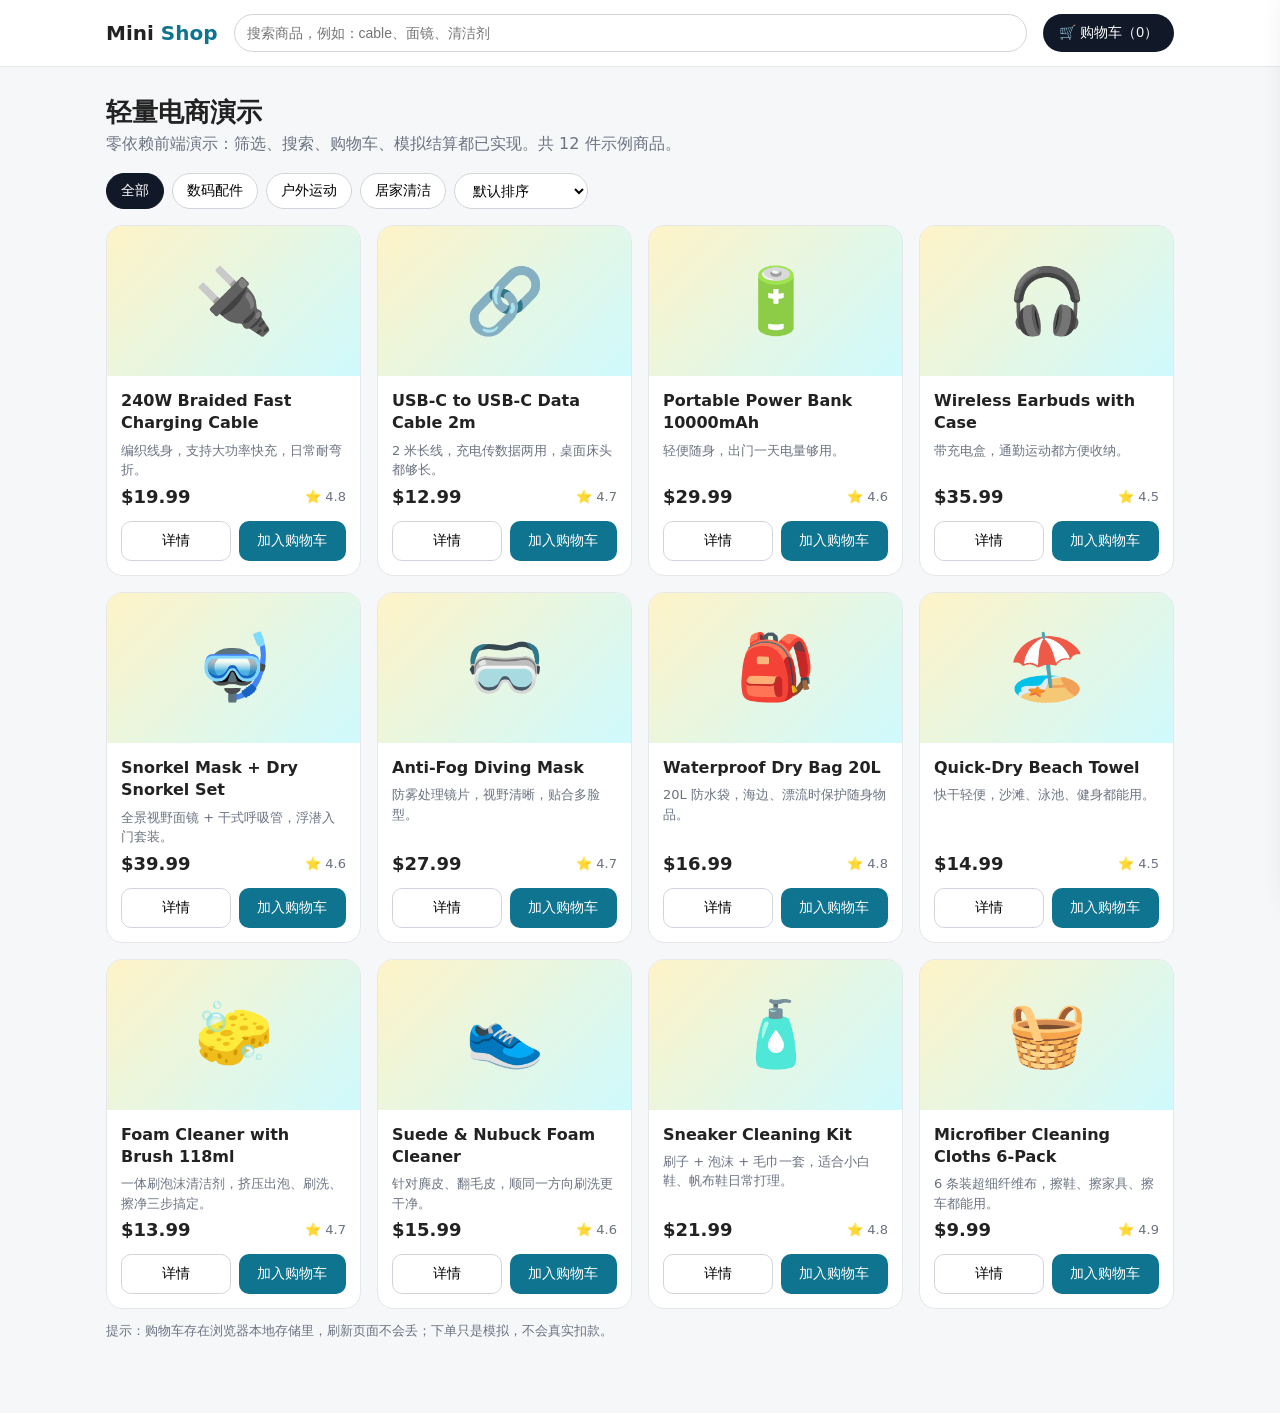
<file: ecommerce/index.html>
<!doctype html>
<html lang="zh-CN">
<head>
<meta charset="utf-8">
<meta name="viewport" content="width=device-width, initial-scale=1">
<title>Mini Shop — 轻量电商演示</title>
<link rel="stylesheet" href="css/style.css">
</head>
<body>
<header>
  <div class="topbar">
    <div class="logo">Mini <span>Shop</span></div>
    <input id="search" class="search" placeholder="搜索商品，例如：cable、面镜、清洁剂">
    <button class="cart-btn" onclick="openCart()">🛒 购物车（<span id="cartCount">0</span>）</button>
  </div>
</header>
<main>
  <h1>轻量电商演示</h1>
  <p class="sub">零依赖前端演示：筛选、搜索、购物车、模拟结算都已实现。共 <span id="count">12</span> 件示例商品。</p>
  <div class="filters">
    <button class="active" onclick="setCategory('all', this)">全部</button>
    <button onclick="setCategory('digital', this)">数码配件</button>
    <button onclick="setCategory('outdoor', this)">户外运动</button>
    <button onclick="setCategory('home', this)">居家清洁</button>
    <select id="sort">
      <option value="default">默认排序</option>
      <option value="price-asc">价格从低到高</option>
      <option value="price-desc">价格从高到低</option>
      <option value="rating">评分最高</option>
    </select>
  </div>
  <div id="grid" class="grid"></div>
  <p class="note">提示：购物车存在浏览器本地存储里，刷新页面不会丢；下单只是模拟，不会真实扣款。</p>
</main>

<aside id="drawer" class="drawer">
  <div style="display:flex;justify-content:space-between;align-items:center">
    <h2>购物车</h2>
    <button class="close" onclick="closeCart()">关闭</button>
  </div>
  <div id="cartItems"></div>
  <div id="totals" class="totals"></div>
  <button class="checkout" onclick="openCheckout()">去结算</button>
</aside>

<div id="detailModal" class="modal" onclick="if(event.target===this) closeModal('detailModal')">
  <div class="modal-box">
    <div id="detailBody"></div>
    <div style="display:flex;gap:8px;margin-top:12px">
      <button id="detailAdd" class="checkout" style="margin:0">加入购物车</button>
      <button class="close" onclick="closeModal('detailModal')">关闭</button>
    </div>
  </div>
</div>

<div id="checkoutModal" class="modal" onclick="if(event.target===this) closeModal('checkoutModal')">
  <div class="modal-box">
    <h2>结算（演示）</h2>
    <form id="checkoutForm">
      <label>姓名</label><input required placeholder="例如：Nie">
      <label>收货地址</label><input required placeholder="街道、城市、邮编">
      <label>邮箱</label><input type="email" required placeholder="you@example.com">
      <button class="checkout" type="submit">模拟下单</button>
    </form>
    <div id="orderResult"></div>
    <p class="note">演示项目，没有真实支付。</p>
    <button class="close" onclick="closeModal('checkoutModal')">关闭</button>
  </div>
</div>

<script src="js/products.js"></script>
<script src="js/app.js"></script>
</body>
</html>
</file>
<file: ecommerce/css/style.css>
* { box-sizing: border-box; }
body { margin: 0; font-family: system-ui, -apple-system, "PingFang SC", "Microsoft YaHei", sans-serif; background: #f6f7f9; color: #222; }
header { position: sticky; top: 0; background: #fff; border-bottom: 1px solid #e5e7eb; z-index: 10; }
.topbar { max-width: 1100px; margin: 0 auto; padding: 14px 16px; display: flex; gap: 16px; align-items: center; flex-wrap: wrap; }
.logo { font-weight: 800; font-size: 20px; }
.logo span { color: #0e7490; }
.search { flex: 1; min-width: 200px; padding: 10px 12px; border: 1px solid #d1d5db; border-radius: 999px; font-size: 14px; }
.cart-btn { padding: 10px 16px; border: 0; border-radius: 999px; background: #111827; color: #fff; cursor: pointer; font-size: 14px; }
main { max-width: 1100px; margin: 0 auto; padding: 20px 16px 60px; }
h1 { font-size: 26px; margin: 8px 0 4px; }
.sub { color: #6b7280; margin: 0 0 18px; }
.filters { display: flex; gap: 8px; flex-wrap: wrap; margin-bottom: 16px; align-items: center; }
.filters button, .filters select { padding: 8px 14px; border: 1px solid #d1d5db; background: #fff; border-radius: 999px; cursor: pointer; font-size: 14px; }
.filters button.active { background: #111827; color: #fff; border-color: #111827; }
.grid { display: grid; grid-template-columns: repeat(auto-fill, minmax(240px, 1fr)); gap: 16px; }
.card { background: #fff; border: 1px solid #e5e7eb; border-radius: 16px; overflow: hidden; display: flex; flex-direction: column; }
.visual { height: 150px; display: flex; align-items: center; justify-content: center; font-size: 64px; background: linear-gradient(135deg, #fef3c7, #cffafe); }
.body { padding: 14px; flex: 1; display: flex; flex-direction: column; gap: 6px; }
.body h3 { margin: 0; font-size: 16px; line-height: 1.4; }
.body p { margin: 0; color: #6b7280; font-size: 13px; line-height: 1.5; }
.price-row { margin-top: auto; display: flex; justify-content: space-between; align-items: center; }
.price { font-weight: 800; font-size: 18px; }
.rating { color: #6b7280; font-size: 13px; }
.actions { display: flex; gap: 8px; padding: 0 14px 14px; }
.actions button { flex: 1; padding: 10px; border-radius: 10px; cursor: pointer; font-size: 14px; }
.add { background: #0e7490; color: #fff; border: 0; }
.detail { background: #fff; border: 1px solid #d1d5db; }
.drawer { position: fixed; top: 0; right: 0; width: min(420px, 100%); height: 100%; background: #fff; box-shadow: -8px 0 30px rgba(0,0,0,.15); padding: 18px; overflow: auto; transform: translateX(105%); transition: transform .25s; z-index: 20; }
.drawer.open { transform: translateX(0); }
.cart-item { display: flex; gap: 10px; padding: 12px 0; border-bottom: 1px solid #eee; align-items: center; }
.cart-item .emoji { font-size: 32px; }
.cart-item .info { flex: 1; }
.qty { display: flex; gap: 6px; align-items: center; }
.qty button { width: 28px; height: 28px; border-radius: 50%; border: 1px solid #d1d5db; background: #fff; cursor: pointer; }
.totals { margin-top: 16px; line-height: 1.9; }
.checkout { width: 100%; padding: 12px; background: #111827; color: #fff; border: 0; border-radius: 10px; cursor: pointer; font-size: 15px; margin-top: 10px; }
.close { background: #fff; border: 1px solid #d1d5db; border-radius: 10px; padding: 8px 12px; cursor: pointer; }
.modal { position: fixed; inset: 0; background: rgba(0,0,0,.45); display: none; align-items: center; justify-content: center; z-index: 30; padding: 16px; }
.modal.open { display: flex; }
.modal-box { background: #fff; border-radius: 16px; padding: 22px; max-width: 520px; width: 100%; }
.modal-box input { width: 100%; padding: 10px; margin: 6px 0 12px; border: 1px solid #d1d5db; border-radius: 10px; }
.note { color: #6b7280; font-size: 13px; }
.empty { text-align: center; color: #6b7280; padding: 40px 0; }
</file>
